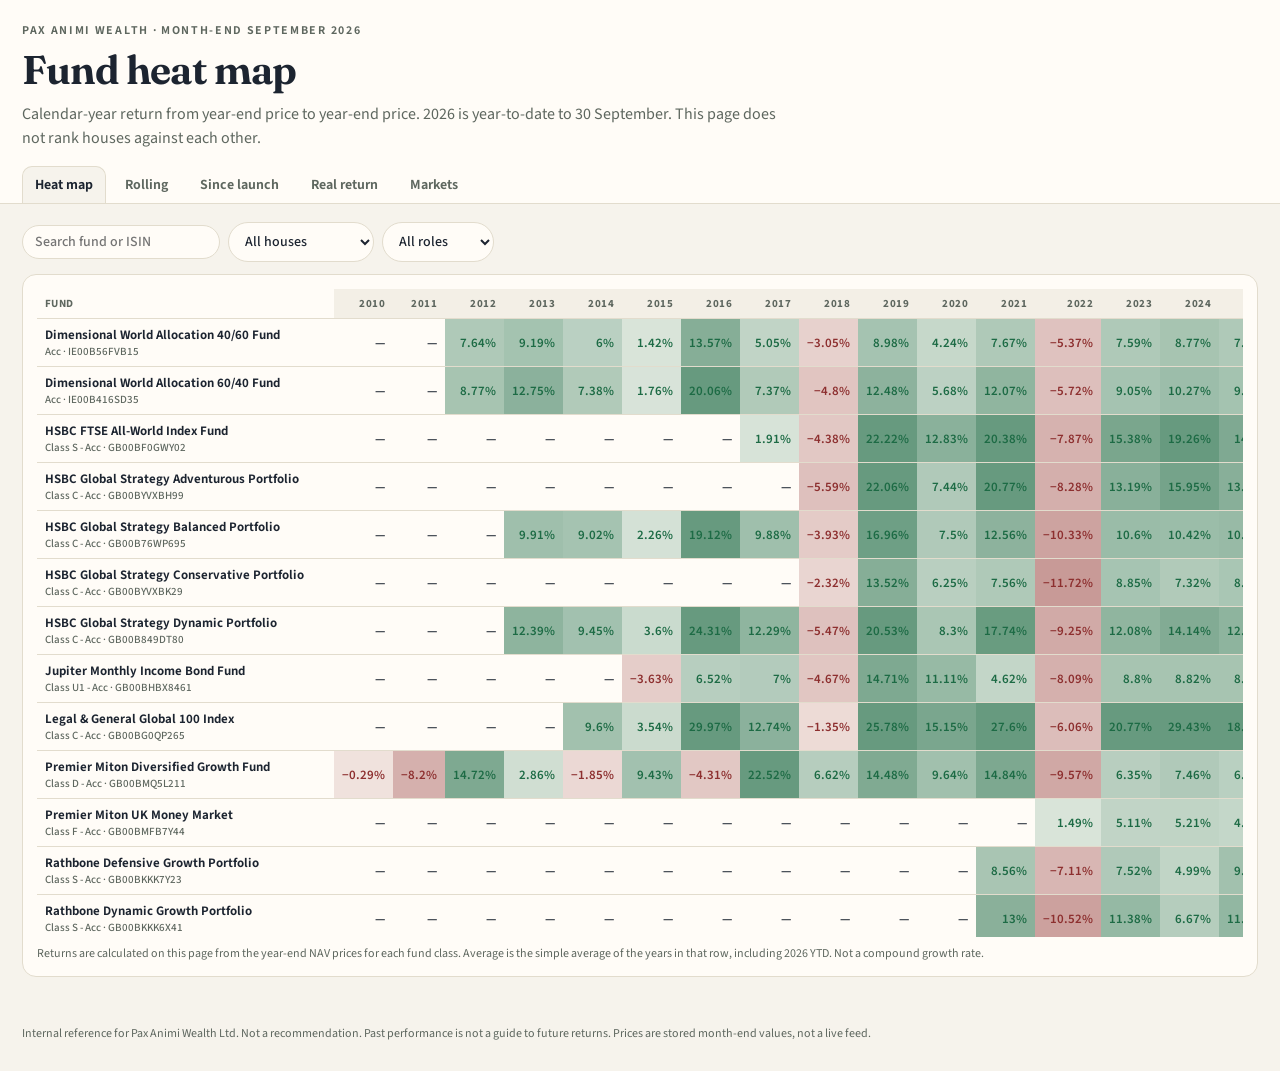
<file: index.html>
<!DOCTYPE html>
<html lang="en-GB">
<head>
  <meta charset="UTF-8" />
  <meta name="viewport" content="width=device-width, initial-scale=1" />
  <title>Pax Animi Wealth — fund heat map</title>
  <link href="https://fonts.googleapis.com/css2?family=Fraunces:opsz,wght@9..144,560;9..144,650&family=Source+Sans+3:wght@400;500;600;700&display=swap" rel="stylesheet" />
  <link rel="stylesheet" href="styles.css" />
</head>
<body data-page="heatmap">
  <header><div class="wrap">
    <div class="kicker">Pax Animi Wealth · month-end September 2026</div>
    <h1>Fund heat map</h1>
    <p class="lede">Calendar-year return from year-end price to year-end price. 2026 is year-to-date to 30 September. This page does not rank houses against each other.</p>
    <nav>
      <a href="index.html" class="active">Heat map</a>
      <a href="rolling.html">Rolling</a>
      <a href="since-launch.html">Since launch</a>
      <a href="real-return.html">Real return</a>
      <a href="markets.html">Markets</a>
    </nav>
  </div></header>
  <main>
    <div class="toolbar">
      <input id="q" placeholder="Search fund or ISIN" />
      <select id="house"><option value="">All houses</option></select>
      <select id="role"><option value="">All roles</option></select>
    </div>
    <div class="card">
      <div class="scroll"><table id="grid"></table></div>
      <p class="note">Returns are calculated on this page from the year-end NAV prices for each fund class. Average is the simple average of the years in that row, including 2026 YTD. Not a compound growth rate.</p>
    </div>
  </main>
  <footer>Internal reference for Pax Animi Wealth Ltd. Not a recommendation. Past performance is not a guide to future returns. Prices are stored month-end values, not a live feed.</footer>
  <script src="data.js"></script>
  <script src="app.js"></script>
</body>
</html>
</file>
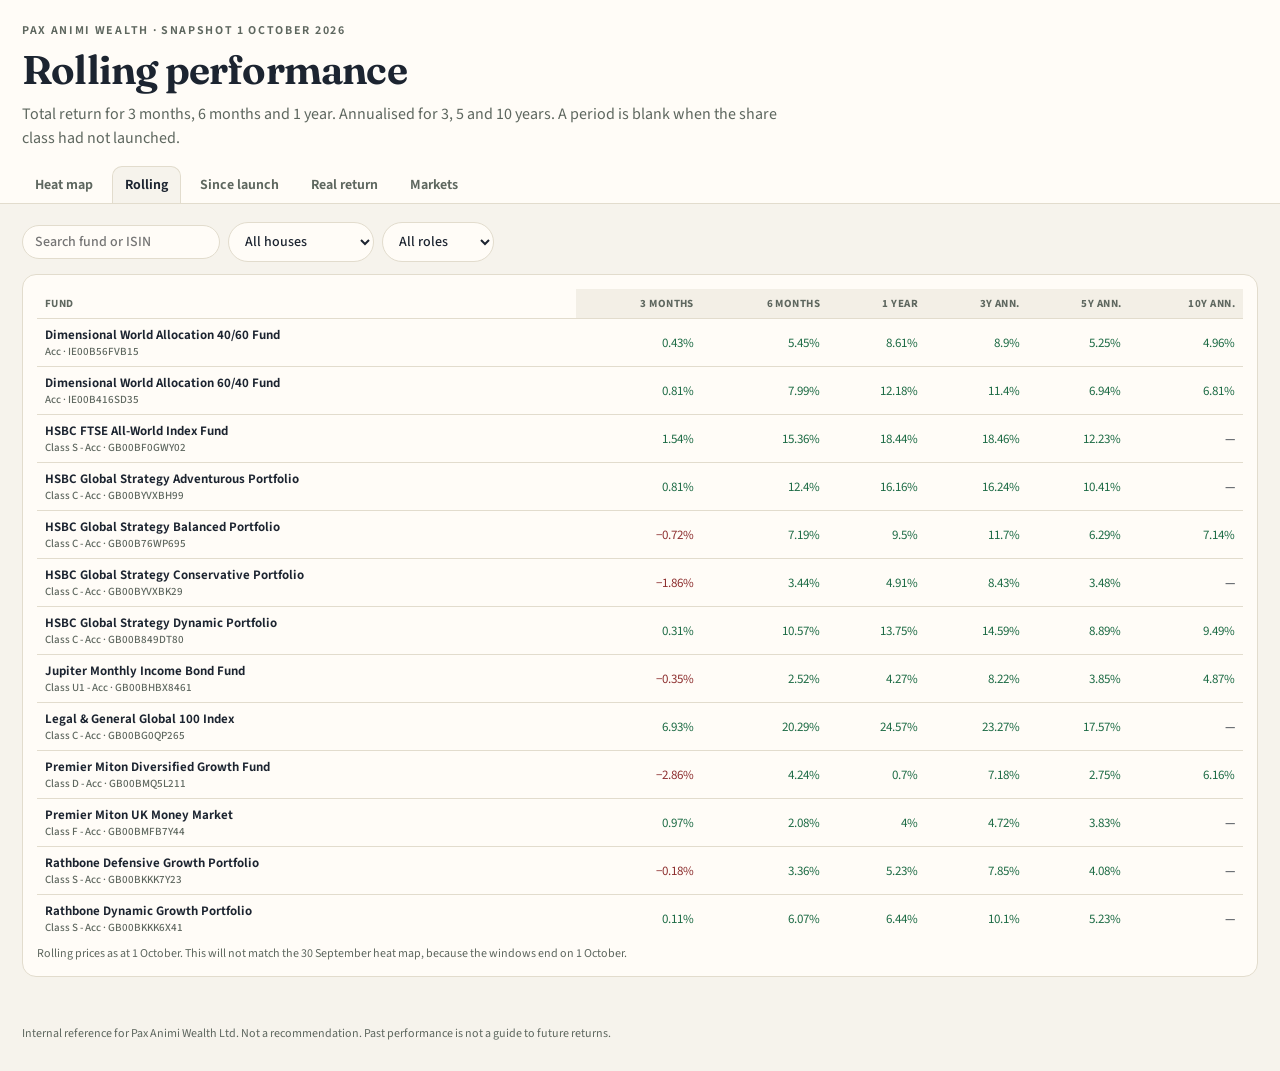
<file: rolling.html>
<!DOCTYPE html>
<html lang="en-GB">
<head>
  <meta charset="UTF-8" />
  <meta name="viewport" content="width=device-width, initial-scale=1" />
  <title>Pax Animi Wealth — rolling performance</title>
  <link href="https://fonts.googleapis.com/css2?family=Fraunces:opsz,wght@9..144,560;9..144,650&family=Source+Sans+3:wght@400;500;600;700&display=swap" rel="stylesheet" />
  <link rel="stylesheet" href="styles.css" />
</head>
<body data-page="rolling">
  <header><div class="wrap">
    <div class="kicker">Pax Animi Wealth · snapshot 1 October 2026</div>
    <h1>Rolling performance</h1>
    <p class="lede">Total return for 3 months, 6 months and 1 year. Annualised for 3, 5 and 10 years. A period is blank when the share class had not launched.</p>
    <nav>
      <a href="index.html">Heat map</a>
      <a href="rolling.html" class="active">Rolling</a>
      <a href="since-launch.html">Since launch</a>
      <a href="real-return.html">Real return</a>
      <a href="markets.html">Markets</a>
    </nav>
  </div></header>
  <main>
    <div class="toolbar">
      <input id="q" placeholder="Search fund or ISIN" />
      <select id="house"><option value="">All houses</option></select>
      <select id="role"><option value="">All roles</option></select>
    </div>
    <div class="card">
      <div class="scroll"><table id="grid"></table></div>
      <p class="note">Rolling prices as at 1 October. This will not match the 30 September heat map, because the windows end on 1 October.</p>
    </div>
  </main>
  <footer>Internal reference for Pax Animi Wealth Ltd. Not a recommendation. Past performance is not a guide to future returns.</footer>
  <script src="data.js"></script>
  <script src="app.js"></script>
</body>
</html>
</file>
<file: styles.css>
:root {
  --ink: #1c2430;
  --muted: #5e675f;
  --line: #e2dccd;
  --paper: #f6f3ec;
  --card: #fffcf7;
  --accent: #1f4d3a;
  --accent-soft: #e5efe9;
  --neg: #8d2f2f;
  --pos: #1d6b45;
}
* { box-sizing: border-box; }
html, body { margin: 0; background: var(--paper); color: var(--ink); font-family: "Source Sans 3", system-ui, sans-serif; }
body { min-height: 100vh; }
a { color: inherit; }
header {
  background: var(--card);
  border-bottom: 1px solid var(--line);
  padding: 22px 22px 0;
}
.wrap { max-width: 1280px; margin: 0 auto; }
.kicker { font-size: 12px; letter-spacing: 0.14em; text-transform: uppercase; color: var(--muted); font-weight: 650; }
h1 { font-family: Fraunces, Georgia, serif; font-weight: 650; font-size: clamp(28px, 4vw, 40px); margin: 6px 0 8px; letter-spacing: -0.02em; }
.lede { max-width: 760px; color: var(--muted); margin: 0 0 16px; line-height: 1.5; }
nav { display: flex; flex-wrap: wrap; gap: 6px; margin: 0 0 0; }
nav a {
  text-decoration: none; border: 1px solid transparent; border-bottom: 0;
  padding: 8px 12px; border-radius: 10px 10px 0 0; font-weight: 650; font-size: 14px; color: var(--muted);
}
nav a.active { background: var(--paper); color: var(--ink); border-color: var(--line); }
main { max-width: 1280px; margin: 0 auto; padding: 18px 22px 48px; }
.toolbar { display: flex; flex-wrap: wrap; gap: 8px; margin-bottom: 12px; align-items: center; }
input, select {
  font: 500 14px/1.2 "Source Sans 3", sans-serif;
  border: 1px solid var(--line); background: var(--card); color: var(--ink);
  border-radius: 999px; padding: 8px 12px;
}
.card { background: var(--card); border: 1px solid var(--line); border-radius: 14px; padding: 14px; }
.note { color: var(--muted); font-size: 12px; line-height: 1.45; margin: 8px 0 0; }
.scroll { overflow: auto; max-height: 72vh; }
table { border-collapse: collapse; font-size: 13px; min-width: 100%; }
th, td { padding: 7px 8px; border-bottom: 1px solid var(--line); white-space: nowrap; text-align: right; }
th:first-child, td:first-child { text-align: left; position: sticky; left: 0; background: var(--card); }
th.left, td.left { text-align: left; }
thead th { position: sticky; top: 0; background: #f3efe6; z-index: 1; font-size: 11px; letter-spacing: 0.04em; text-transform: uppercase; color: var(--muted); cursor: pointer; }
thead th:first-child { z-index: 2; }
tbody tr:hover td { background: #f7f4ee; }
.name { font-weight: 650; }
.meta { display: block; color: var(--muted); font-size: 11px; font-weight: 500; }
.pos { color: var(--pos); }
.neg { color: var(--neg); }
.heat { font-variant-numeric: tabular-nums; font-weight: 600; }
.chart-box { position: relative; height: 420px; margin-bottom: 14px; }
footer { max-width: 1280px; margin: 0 auto; padding: 0 22px 28px; color: var(--muted); font-size: 12px; line-height: 1.5; }
</file>
